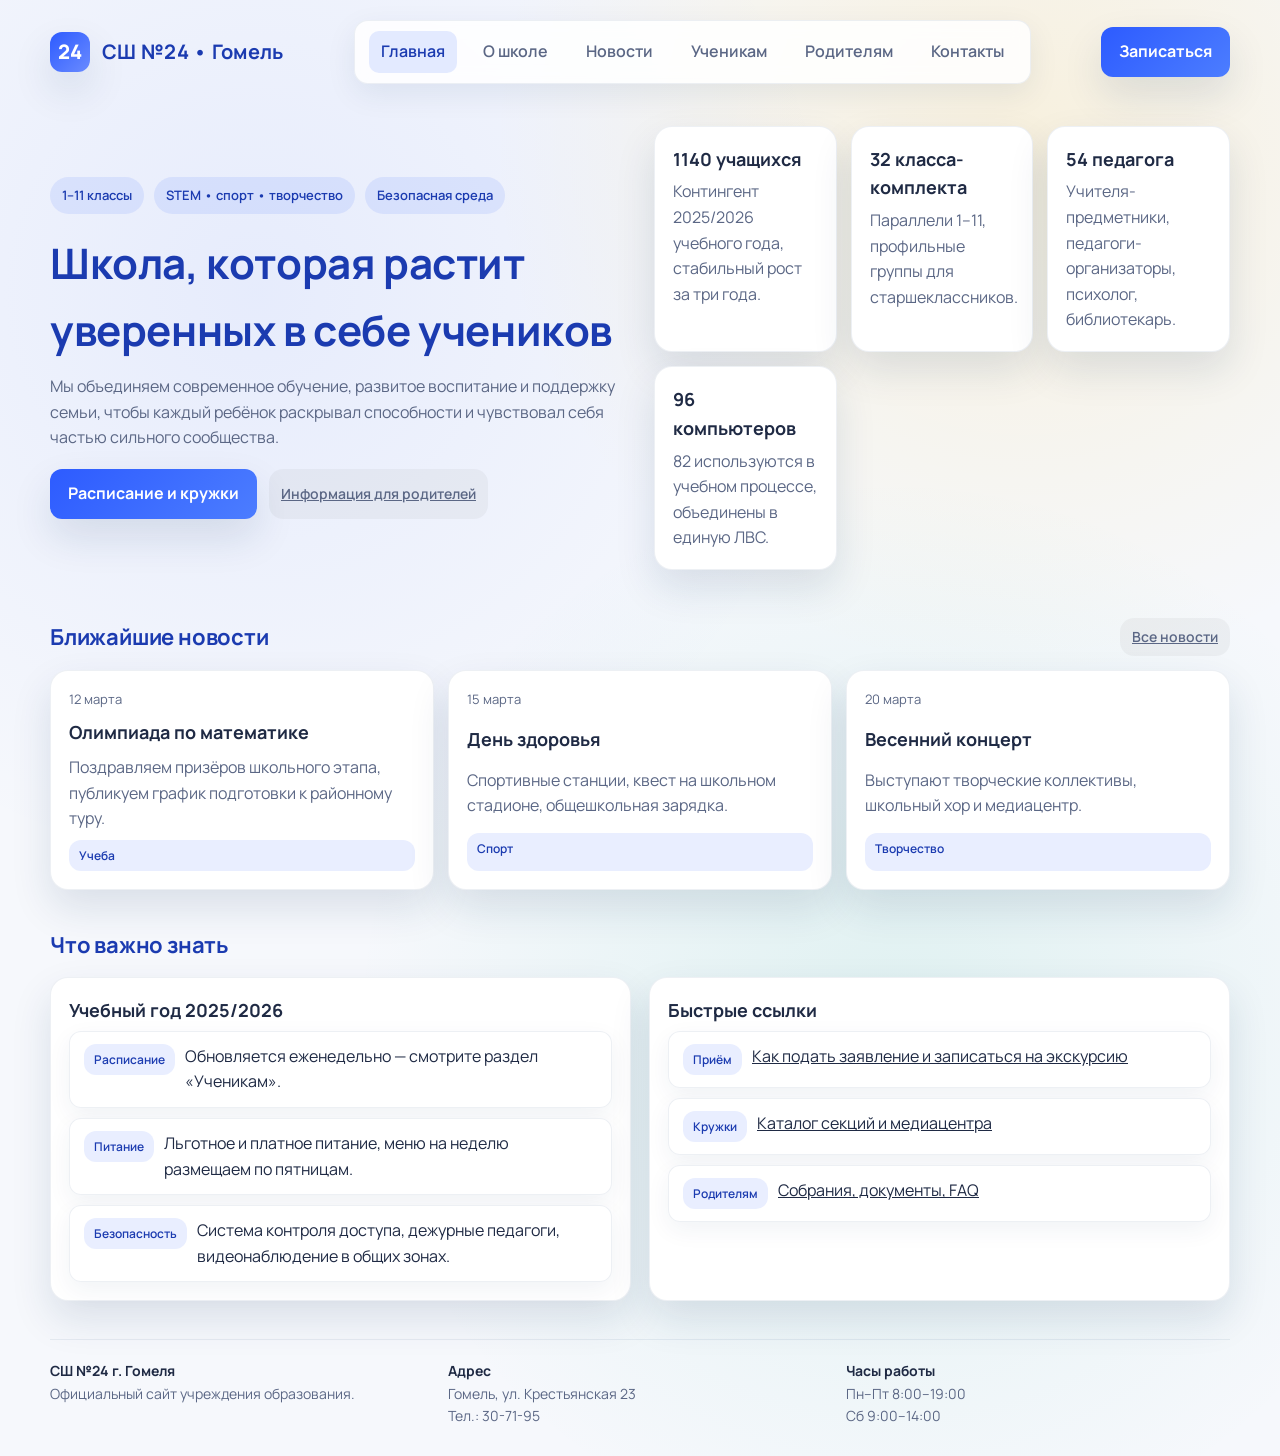
<file: index.html>
<!DOCTYPE html>
<html lang="ru">
<head>
  <meta charset="UTF-8">
  <title>СШ №24 г. Гомеля — официальный сайт</title>
  <link rel="stylesheet" href="style.css">
</head>
<body>
<div class="page">
  <div class="wrapper">
    <div class="topbar">
      <div class="brand">
        <div class="emblem">24</div>
        <span>СШ №24 • Гомель</span>
      </div>
      <nav class="nav">
        <a class="is-active" href="index.html">Главная</a>
        <a href="about.html">О школе</a>
        <a href="news.html">Новости</a>
        <a href="students.html">Ученикам</a>
        <a href="parents.html">Родителям</a>
        <a href="contacts.html">Контакты</a>
      </nav>
      <a class="cta" href="contacts.html">Записаться</a>
    </div>

    <section class="hero">
      <div class="hero-text">
        <div class="hero-badges">
          <span class="badge">1–11 классы</span>
          <span class="badge">STEM • спорт • творчество</span>
          <span class="badge">Безопасная среда</span>
        </div>
        <h1>Школа, которая растит уверенных в себе учеников</h1>
        <p>Мы объединяем современное обучение, развитое воспитание и поддержку семьи, чтобы каждый ребёнок раскрывал способности и чувствовал себя частью сильного сообщества.</p>
        <div style="display:flex;gap:12px;flex-wrap:wrap;">
          <a class="cta" href="students.html">Расписание и кружки</a>
          <a class="pill" href="parents.html">Информация для родителей</a>
        </div>
      </div>
      <div class="stat-cards">
        <div class="card">
          <h3>1140 учащихся</h3>
          <p>Контингент 2025/2026 учебного года, стабильный рост за три года.</p>
        </div>
        <div class="card">
          <h3>32 класса-комплекта</h3>
          <p>Параллели 1–11, профильные группы для старшеклассников.</p>
        </div>
        <div class="card">
          <h3>54 педагога</h3>
          <p>Учителя-предметники, педагоги-организаторы, психолог, библиотекарь.</p>
        </div>
        <div class="card">
          <h3>96 компьютеров</h3>
          <p>82 используются в учебном процессе, объединены в единую ЛВС.</p>
        </div>
      </div>
    </section>

    <section class="section">
      <div class="section-header">
        <h2 class="section-title">Ближайшие новости</h2>
        <a class="pill" href="news.html">Все новости</a>
      </div>
      <div class="grid-3">
        <div class="card news-card">
          <span class="date">12 марта</span>
          <h4>Олимпиада по математике</h4>
          <p class="muted">Поздравляем призёров школьного этапа, публикуем график подготовки к районному туру.</p>
          <span class="tag">Учеба</span>
        </div>
        <div class="card news-card">
          <span class="date">15 марта</span>
          <h4>День здоровья</h4>
          <p class="muted">Спортивные станции, квест на школьном стадионе, общешкольная зарядка.</p>
          <span class="tag">Спорт</span>
        </div>
        <div class="card news-card">
          <span class="date">20 марта</span>
          <h4>Весенний концерт</h4>
          <p class="muted">Выступают творческие коллективы, школьный хор и медиацентр.</p>
          <span class="tag">Творчество</span>
        </div>
      </div>
    </section>

    <section class="section">
      <div class="section-header">
        <h2 class="section-title">Что важно знать</h2>
      </div>
      <div class="two-col">
        <div class="card">
          <h3>Учебный год 2025/2026</h3>
          <ul class="list">
            <li><span class="tag">Расписание</span> <span>Обновляется еженедельно — смотрите раздел «Ученикам».</span></li>
            <li><span class="tag">Питание</span> <span>Льготное и платное питание, меню на неделю размещаем по пятницам.</span></li>
            <li><span class="tag">Безопасность</span> <span>Система контроля доступа, дежурные педагоги, видеонаблюдение в общих зонах.</span></li>
          </ul>
        </div>
        <div class="card">
          <h3>Быстрые ссылки</h3>
          <ul class="list">
            <li><span class="tag">Приём</span> <span><a href="contacts.html">Как подать заявление и записаться на экскурсию</a></span></li>
            <li><span class="tag">Кружки</span> <span><a href="students.html">Каталог секций и медиацентра</a></span></li>
            <li><span class="tag">Родителям</span> <span><a href="parents.html">Собрания, документы, FAQ</a></span></li>
          </ul>
        </div>
      </div>
    </section>

    <div class="footer">
      <div class="row">
        <div><strong>СШ №24 г. Гомеля</strong><br>Официальный сайт учреждения образования.</div>
        <div><strong>Адрес</strong><br>Гомель, ул. Крестьянская 23 <br>Тел.: 30-71-95</div>
        <div><strong>Часы работы</strong><br>Пн–Пт 8:00–19:00<br>Сб 9:00–14:00</div>
      </div>
    </div>
  </div>
</div>
</body>
</html>
</file>
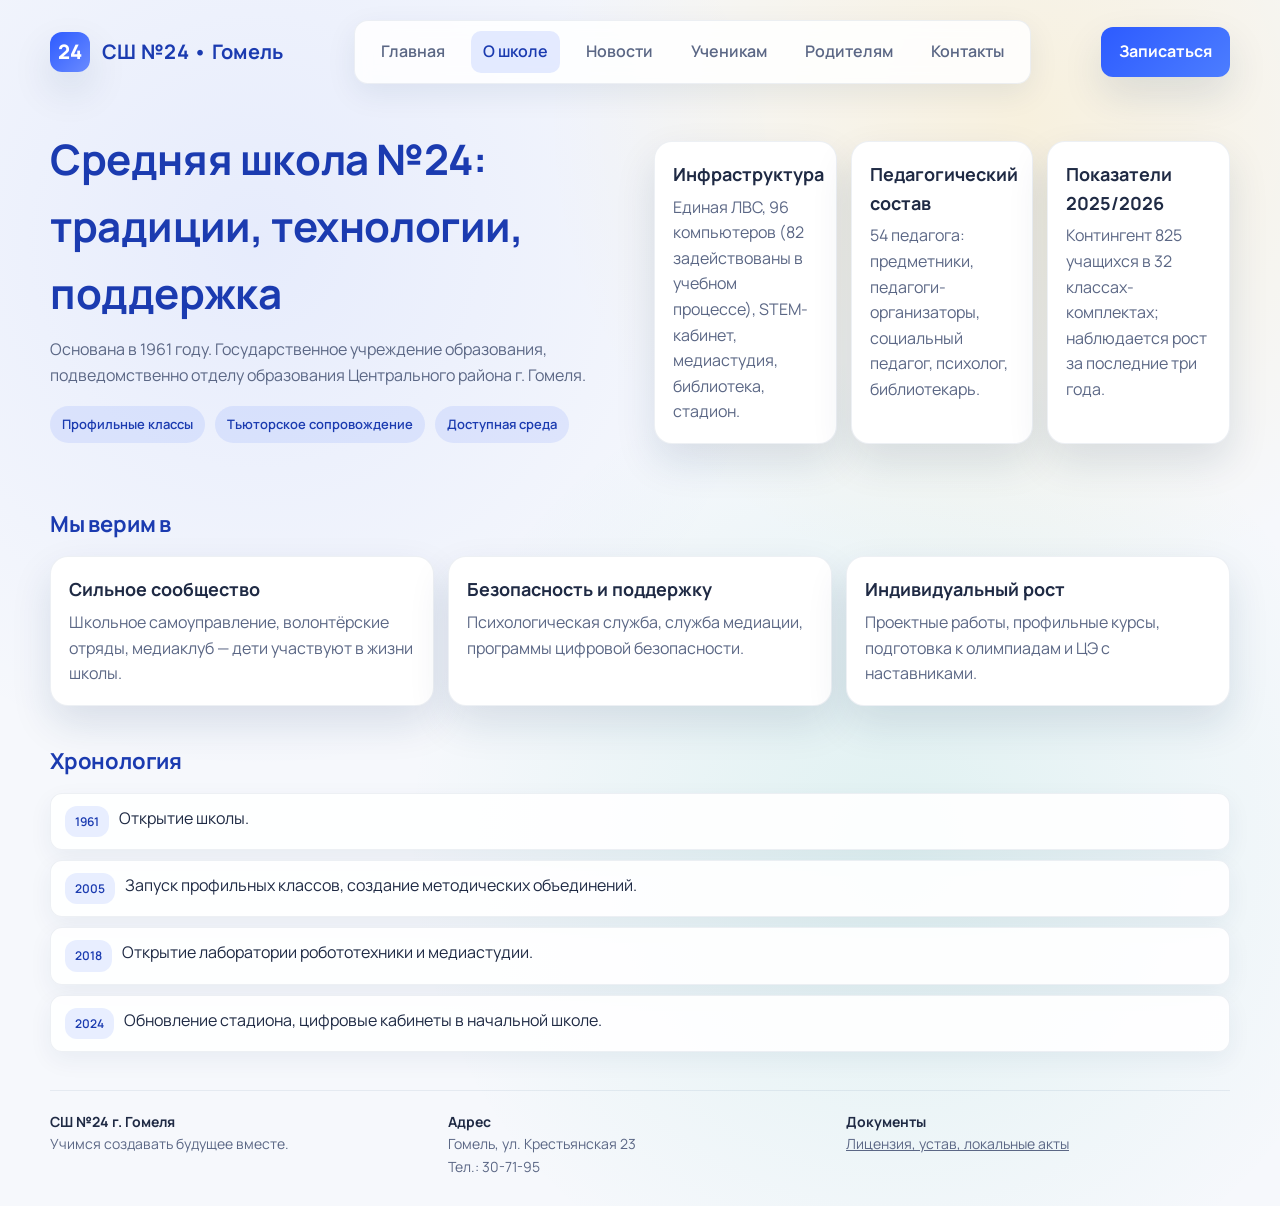
<file: about.html>
<!DOCTYPE html>
<html lang="ru">
<head>
  <meta charset="UTF-8">
  <title>О школе — СШ №24 г. Гомеля</title>
  <link rel="stylesheet" href="style.css">
</head>
<body>
<div class="page">
  <div class="wrapper">
    <div class="topbar">
      <div class="brand">
        <div class="emblem">24</div>
        <span>СШ №24 • Гомель</span>
      </div>
      <nav class="nav">
        <a href="index.html">Главная</a>
        <a class="is-active" href="about.html">О школе</a>
        <a href="news.html">Новости</a>
        <a href="students.html">Ученикам</a>
        <a href="parents.html">Родителям</a>
        <a href="contacts.html">Контакты</a>
      </nav>
      <a class="cta" href="contacts.html">Записаться</a>
    </div>

    <section class="hero">
      <div class="hero-text">
        <h1>Средняя школа №24: традиции, технологии, поддержка</h1>
        <p>Основана в 1961 году. Государственное учреждение образования, подведомственно отделу образования Центрального района г. Гомеля.</p>
        <div class="hero-badges">
          <span class="badge">Профильные классы</span>
          <span class="badge">Тьюторское сопровождение</span>
          <span class="badge">Доступная среда</span>
        </div>
      </div>
      <div class="stat-cards">
        <div class="card">
          <h3>Инфраструктура</h3>
          <p>Единая ЛВС, 96 компьютеров (82 задействованы в учебном процессе), STEM-кабинет, медиастудия, библиотека, стадион.</p>
        </div>
        <div class="card">
          <h3>Педагогический состав</h3>
          <p>54 педагога: предметники, педагоги-организаторы, социальный педагог, психолог, библиотекарь.</p>
        </div>
        <div class="card">
          <h3>Показатели 2025/2026</h3>
          <p>Контингент 825 учащихся в 32 классах-комплектах; наблюдается рост за последние три года.</p>
        </div>
      </div>
    </section>

    <section class="section">
      <div class="section-header">
        <h2 class="section-title">Мы верим в</h2>
      </div>
      <div class="grid-3">
        <div class="card">
          <h3>Сильное сообщество</h3>
          <p class="muted">Школьное самоуправление, волонтёрские отряды, медиаклуб — дети участвуют в жизни школы.</p>
        </div>
        <div class="card">
          <h3>Безопасность и поддержку</h3>
          <p class="muted">Психологическая служба, служба медиации, программы цифровой безопасности.</p>
        </div>
        <div class="card">
          <h3>Индивидуальный рост</h3>
          <p class="muted">Проектные работы, профильные курсы, подготовка к олимпиадам и ЦЭ с наставниками.</p>
        </div>
      </div>
    </section>

    <section class="section">
      <div class="section-header">
        <h2 class="section-title">Хронология</h2>
      </div>
      <ul class="list">
        <li><span class="tag">1961</span> <span>Открытие школы.</span></li>
        <li><span class="tag">2005</span> <span>Запуск профильных классов, создание методических объединений.</span></li>
        <li><span class="tag">2018</span> <span>Открытие лаборатории робототехники и медиастудии.</span></li>
        <li><span class="tag">2024</span> <span>Обновление стадиона, цифровые кабинеты в начальной школе.</span></li>
      </ul>
    </section>

    <div class="footer">
      <div class="row">
        <div><strong>СШ №24 г. Гомеля</strong><br>Учимся создавать будущее вместе.</div>
        <div><strong>Адрес</strong><br>Гомель, ул. Крестьянская 23 <br>Тел.: 30-71-95</div>
        <div><strong>Документы</strong><br><a href="parents.html">Лицензия, устав, локальные акты</a></div>
      </div>
    </div>
  </div>
</div>
</body>
</html>
</file>
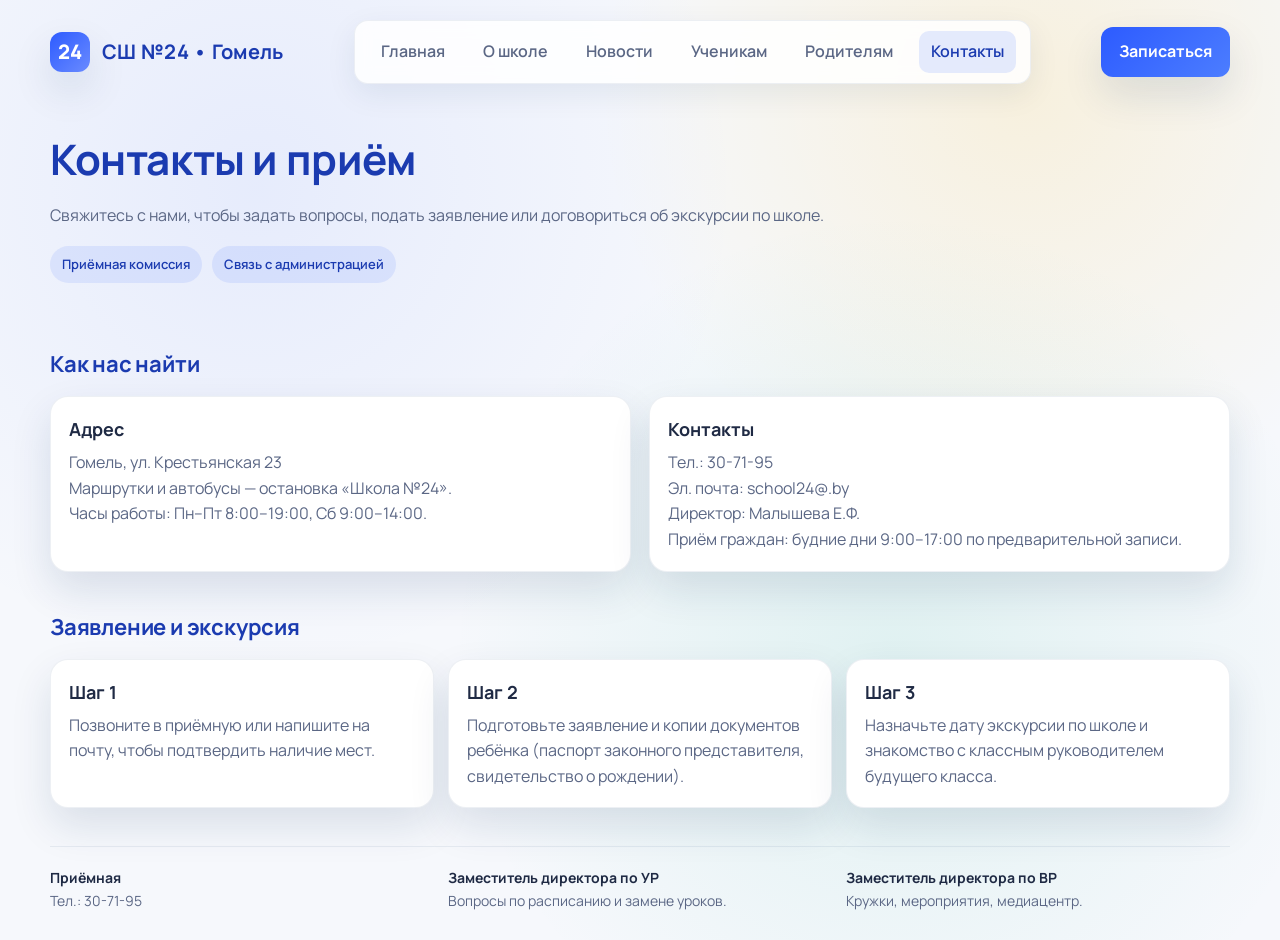
<file: contacts.html>
<!DOCTYPE html>
<html lang="ru">
<head>
  <meta charset="UTF-8">
  <title>Контакты — СШ №24 г. Гомеля</title>
  <link rel="stylesheet" href="style.css">
</head>
<body>
<div class="page">
  <div class="wrapper">
    <div class="topbar">
      <div class="brand">
        <div class="emblem">24</div>
        <span>СШ №24 • Гомель</span>
      </div>
      <nav class="nav">
        <a href="index.html">Главная</a>
        <a href="about.html">О школе</a>
        <a href="news.html">Новости</a>
        <a href="students.html">Ученикам</a>
        <a href="parents.html">Родителям</a>
        <a class="is-active" href="contacts.html">Контакты</a>
      </nav>
      <a class="cta" href="contacts.html">Записаться</a>
    </div>

    <section class="hero">
      <div class="hero-text">
        <h1>Контакты и приём</h1>
        <p>Свяжитесь с нами, чтобы задать вопросы, подать заявление или договориться об экскурсии по школе.</p>
        <div class="hero-badges">
          <span class="badge">Приёмная комиссия</span>
          <span class="badge">Связь с администрацией</span>
        </div>
      </div>
    </section>

    <section class="section">
      <div class="section-header">
        <h2 class="section-title">Как нас найти</h2>
      </div>
      <div class="two-col">
        <div class="card">
          <h3>Адрес</h3>
          <p class="muted">Гомель, ул. Крестьянская 23<br>Маршрутки и автобусы — остановка «Школа №24».</p>
          <p class="muted">Часы работы: Пн–Пт 8:00–19:00, Сб 9:00–14:00.</p>
        </div>
        <div class="card">
          <h3>Контакты</h3>
          <p class="muted">Тел.: 30-71-95<br>Эл. почта: school24@.by</p>
          <p class="muted">Директор: Малышева Е.Ф.<br>Приём граждан: будние дни 9:00–17:00 по предварительной записи.</p>
        </div>
      </div>
    </section>

    <section class="section">
      <div class="section-header">
        <h2 class="section-title">Заявление и экскурсия</h2>
      </div>
      <div class="grid-3">
        <div class="card">
          <h3>Шаг 1</h3>
          <p class="muted">Позвоните в приёмную или напишите на почту, чтобы подтвердить наличие мест.</p>
        </div>
        <div class="card">
          <h3>Шаг 2</h3>
          <p class="muted">Подготовьте заявление и копии документов ребёнка (паспорт законного представителя, свидетельство о рождении).</p>
        </div>
        <div class="card">
          <h3>Шаг 3</h3>
          <p class="muted">Назначьте дату экскурсии по школе и знакомство с классным руководителем будущего класса.</p>
        </div>
      </div>
    </section>

    <div class="footer">
      <div class="row">
        <div><strong>Приёмная</strong><br>Тел.: 30-71-95</div>
        <div><strong>Заместитель директора по УР</strong><br>Вопросы по расписанию и замене уроков.</div>
        <div><strong>Заместитель директора по ВР</strong><br>Кружки, мероприятия, медиацентр.</div>
      </div>
    </div>
  </div>
</div>
</body>
</html>
</file>
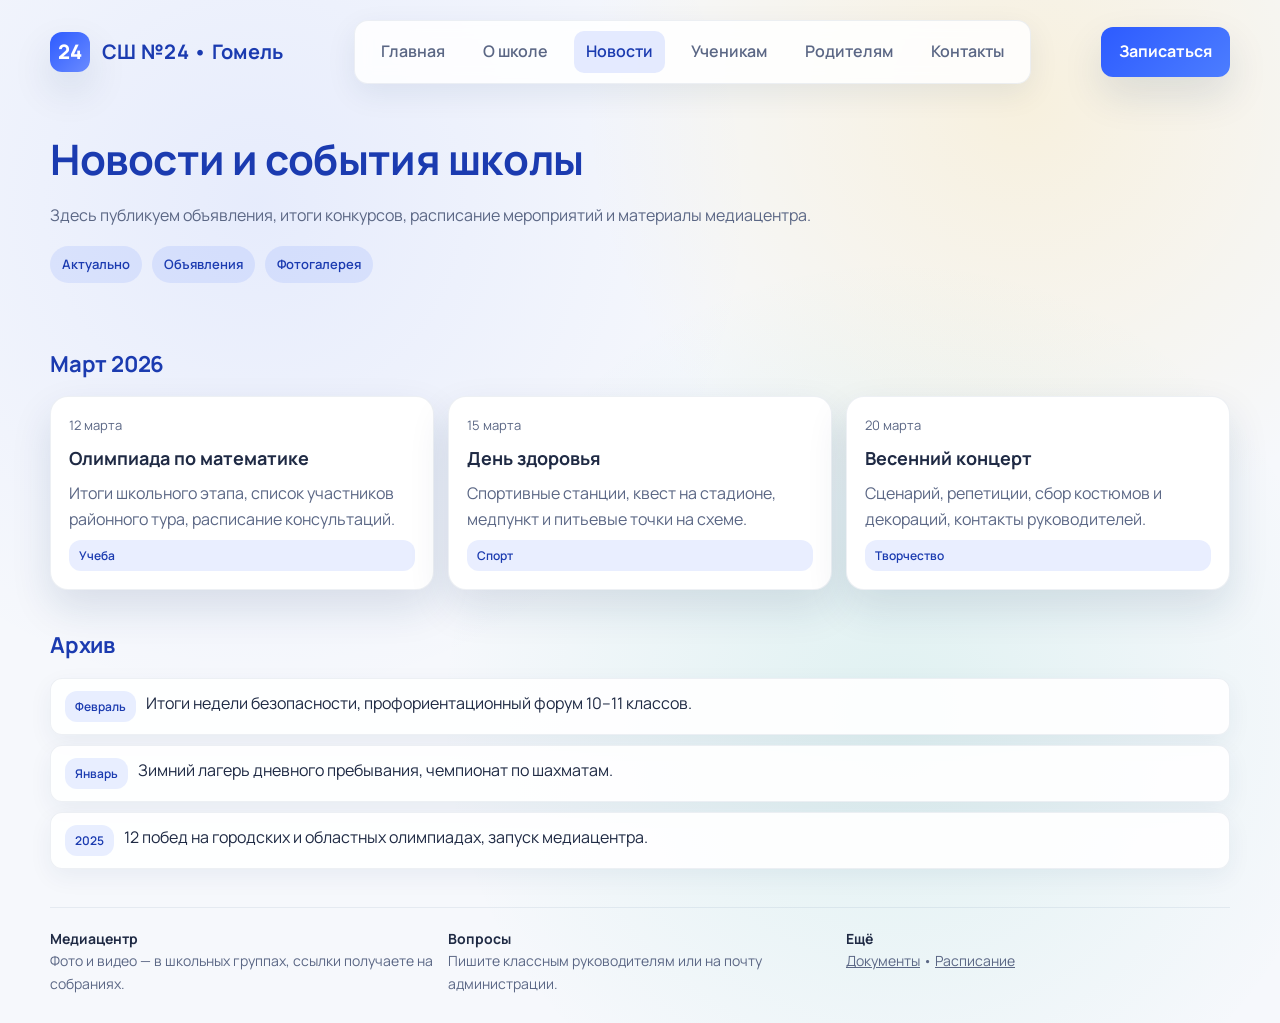
<file: news.html>
<!DOCTYPE html>
<html lang="ru">
<head>
  <meta charset="UTF-8">
  <title>Новости — СШ №24 г. Гомеля</title>
  <link rel="stylesheet" href="style.css">
</head>
<body>
<div class="page">
  <div class="wrapper">
    <div class="topbar">
      <div class="brand">
        <div class="emblem">24</div>
        <span>СШ №24 • Гомель</span>
      </div>
      <nav class="nav">
        <a href="index.html">Главная</a>
        <a href="about.html">О школе</a>
        <a class="is-active" href="news.html">Новости</a>
        <a href="students.html">Ученикам</a>
        <a href="parents.html">Родителям</a>
        <a href="contacts.html">Контакты</a>
      </nav>
      <a class="cta" href="contacts.html">Записаться</a>
    </div>

    <section class="hero">
      <div class="hero-text">
        <h1>Новости и события школы</h1>
        <p>Здесь публикуем объявления, итоги конкурсов, расписание мероприятий и материалы медиацентра.</p>
        <div class="hero-badges">
          <span class="badge">Актуально</span>
          <span class="badge">Объявления</span>
          <span class="badge">Фотогалерея</span>
        </div>
      </div>
    </section>

    <section class="section">
      <div class="section-header">
        <h2 class="section-title">Март 2026</h2>
      </div>
      <div class="grid-3">
        <div class="card news-card">
          <span class="date">12 марта</span>
          <h4>Олимпиада по математике</h4>
          <p class="muted">Итоги школьного этапа, список участников районного тура, расписание консультаций.</p>
          <span class="tag">Учеба</span>
        </div>
        <div class="card news-card">
          <span class="date">15 марта</span>
          <h4>День здоровья</h4>
          <p class="muted">Спортивные станции, квест на стадионе, медпункт и питьевые точки на схеме.</p>
          <span class="tag">Спорт</span>
        </div>
        <div class="card news-card">
          <span class="date">20 марта</span>
          <h4>Весенний концерт</h4>
          <p class="muted">Сценарий, репетиции, сбор костюмов и декораций, контакты руководителей.</p>
          <span class="tag">Творчество</span>
        </div>
      </div>
    </section>

    <section class="section">
      <div class="section-header">
        <h2 class="section-title">Архив</h2>
      </div>
      <ul class="list">
        <li><span class="tag">Февраль</span> <span>Итоги недели безопасности, профориентационный форум 10–11 классов.</span></li>
        <li><span class="tag">Январь</span> <span>Зимний лагерь дневного пребывания, чемпионат по шахматам.</span></li>
        <li><span class="tag">2025</span> <span>12 побед на городских и областных олимпиадах, запуск медиацентра.</span></li>
      </ul>
    </section>

    <div class="footer">
      <div class="row">
        <div><strong>Медиацентр</strong><br>Фото и видео — в школьных группах, ссылки получаете на собраниях.</div>
        <div><strong>Вопросы</strong><br>Пишите классным руководителям или на почту администрации.</div>
        <div><strong>Ещё</strong><br><a href="parents.html">Документы</a> • <a href="students.html">Расписание</a></div>
      </div>
    </div>
  </div>
</div>
</body>
</html>
</file>
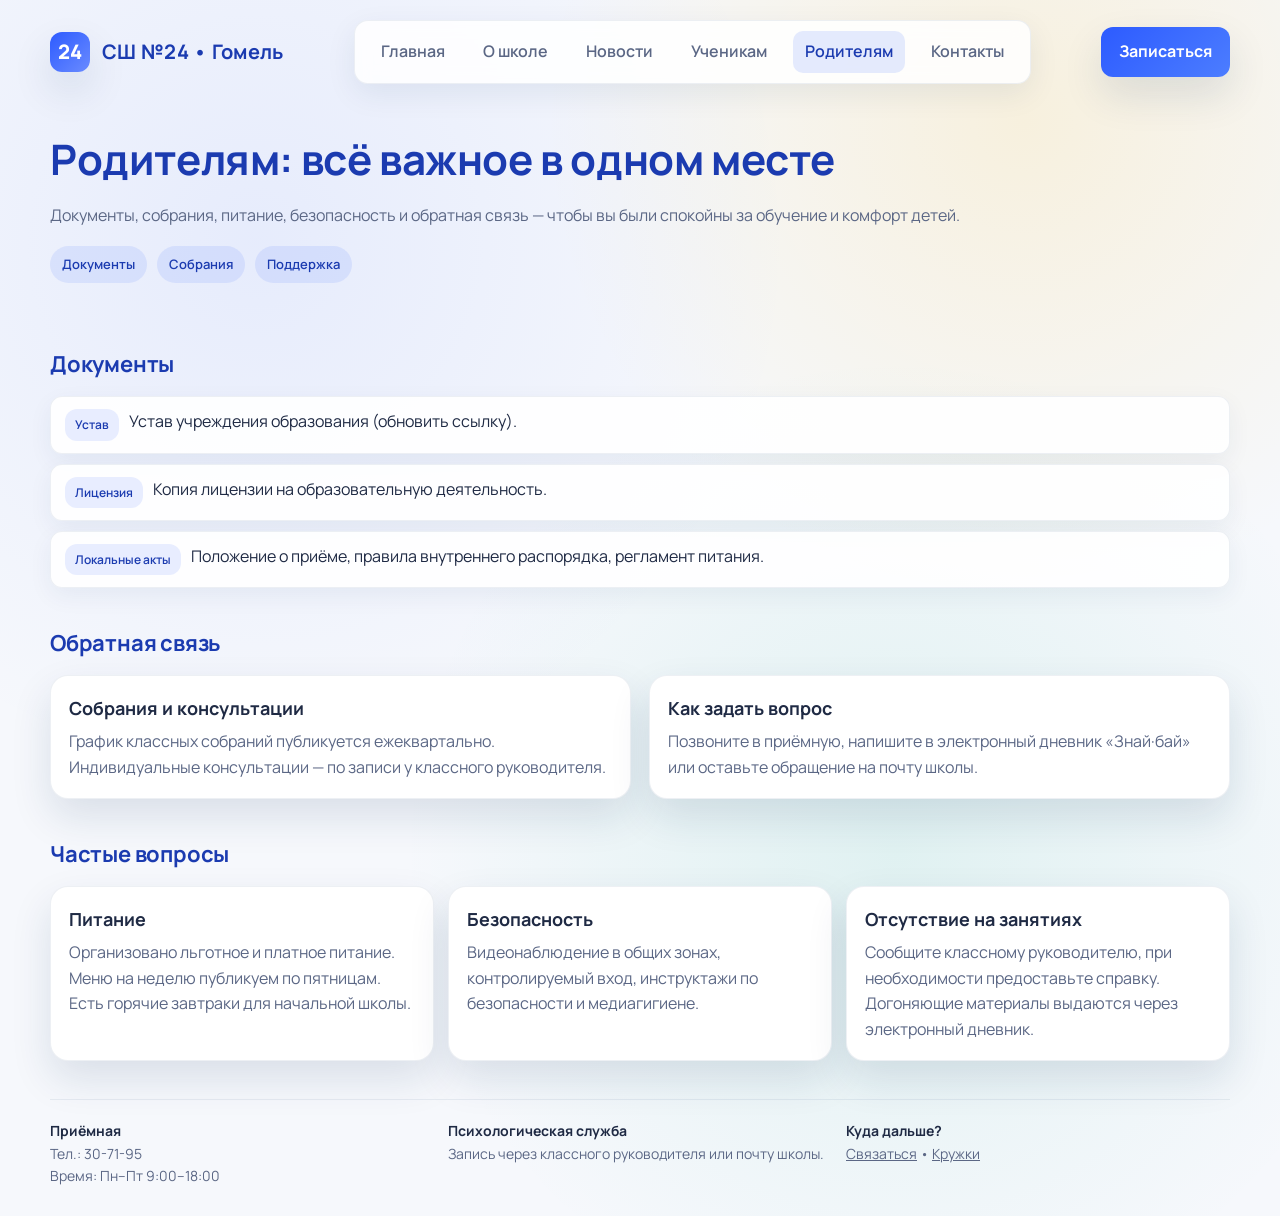
<file: parents.html>
<!DOCTYPE html>
<html lang="ru">
<head>
  <meta charset="UTF-8">
  <title>Родителям — СШ №24 г. Гомеля</title>
  <link rel="stylesheet" href="style.css">
</head>
<body>
<div class="page">
  <div class="wrapper">
    <div class="topbar">
      <div class="brand">
        <div class="emblem">24</div>
        <span>СШ №24 • Гомель</span>
      </div>
      <nav class="nav">
        <a href="index.html">Главная</a>
        <a href="about.html">О школе</a>
        <a href="news.html">Новости</a>
        <a href="students.html">Ученикам</a>
        <a class="is-active" href="parents.html">Родителям</a>
        <a href="contacts.html">Контакты</a>
      </nav>
      <a class="cta" href="contacts.html">Записаться</a>
    </div>

    <section class="hero">
      <div class="hero-text">
        <h1>Родителям: всё важное в одном месте</h1>
        <p>Документы, собрания, питание, безопасность и обратная связь — чтобы вы были спокойны за обучение и комфорт детей.</p>
        <div class="hero-badges">
          <span class="badge">Документы</span>
          <span class="badge">Собрания</span>
          <span class="badge">Поддержка</span>
        </div>
      </div>
    </section>

    <section class="section">
      <div class="section-header">
        <h2 class="section-title">Документы</h2>
      </div>
      <ul class="list">
        <li><span class="tag">Устав</span> <span>Устав учреждения образования (обновить ссылку).</span></li>
        <li><span class="tag">Лицензия</span> <span>Копия лицензии на образовательную деятельность.</span></li>
        <li><span class="tag">Локальные акты</span> <span>Положение о приёме, правила внутреннего распорядка, регламент питания.</span></li>
      </ul>
    </section>

    <section class="section">
      <div class="section-header">
        <h2 class="section-title">Обратная связь</h2>
      </div>
      <div class="two-col">
        <div class="card">
          <h3>Собрания и консультации</h3>
          <p class="muted">График классных собраний публикуется ежеквартально. Индивидуальные консультации — по записи у классного руководителя.</p>
        </div>
        <div class="card">
          <h3>Как задать вопрос</h3>
          <p class="muted">Позвоните в приёмную, напишите в электронный дневник «Знай·бай» или оставьте обращение на почту школы.</p>
        </div>
      </div>
    </section>

    <section class="section">
      <div class="section-header">
        <h2 class="section-title">Частые вопросы</h2>
      </div>
      <div class="grid-3">
        <div class="card">
          <h3>Питание</h3>
          <p class="muted">Организовано льготное и платное питание. Меню на неделю публикуем по пятницам. Есть горячие завтраки для начальной школы.</p>
        </div>
        <div class="card">
          <h3>Безопасность</h3>
          <p class="muted">Видеонаблюдение в общих зонах, контролируемый вход, инструктажи по безопасности и медиагигиене.</p>
        </div>
        <div class="card">
          <h3>Отсутствие на занятиях</h3>
          <p class="muted">Сообщите классному руководителю, при необходимости предоставьте справку. Догоняющие материалы выдаются через электронный дневник.</p>
        </div>
      </div>
    </section>

    <div class="footer">
      <div class="row">
        <div><strong>Приёмная</strong><br>Тел.: 30-71-95<br>Время: Пн–Пт 9:00–18:00</div>
        <div><strong>Психологическая служба</strong><br>Запись через классного руководителя или почту школы.</div>
        <div><strong>Куда дальше?</strong><br><a href="contacts.html">Связаться</a> • <a href="students.html">Кружки</a></div>
      </div>
    </div>
  </div>
</div>
</body>
</html>
</file>
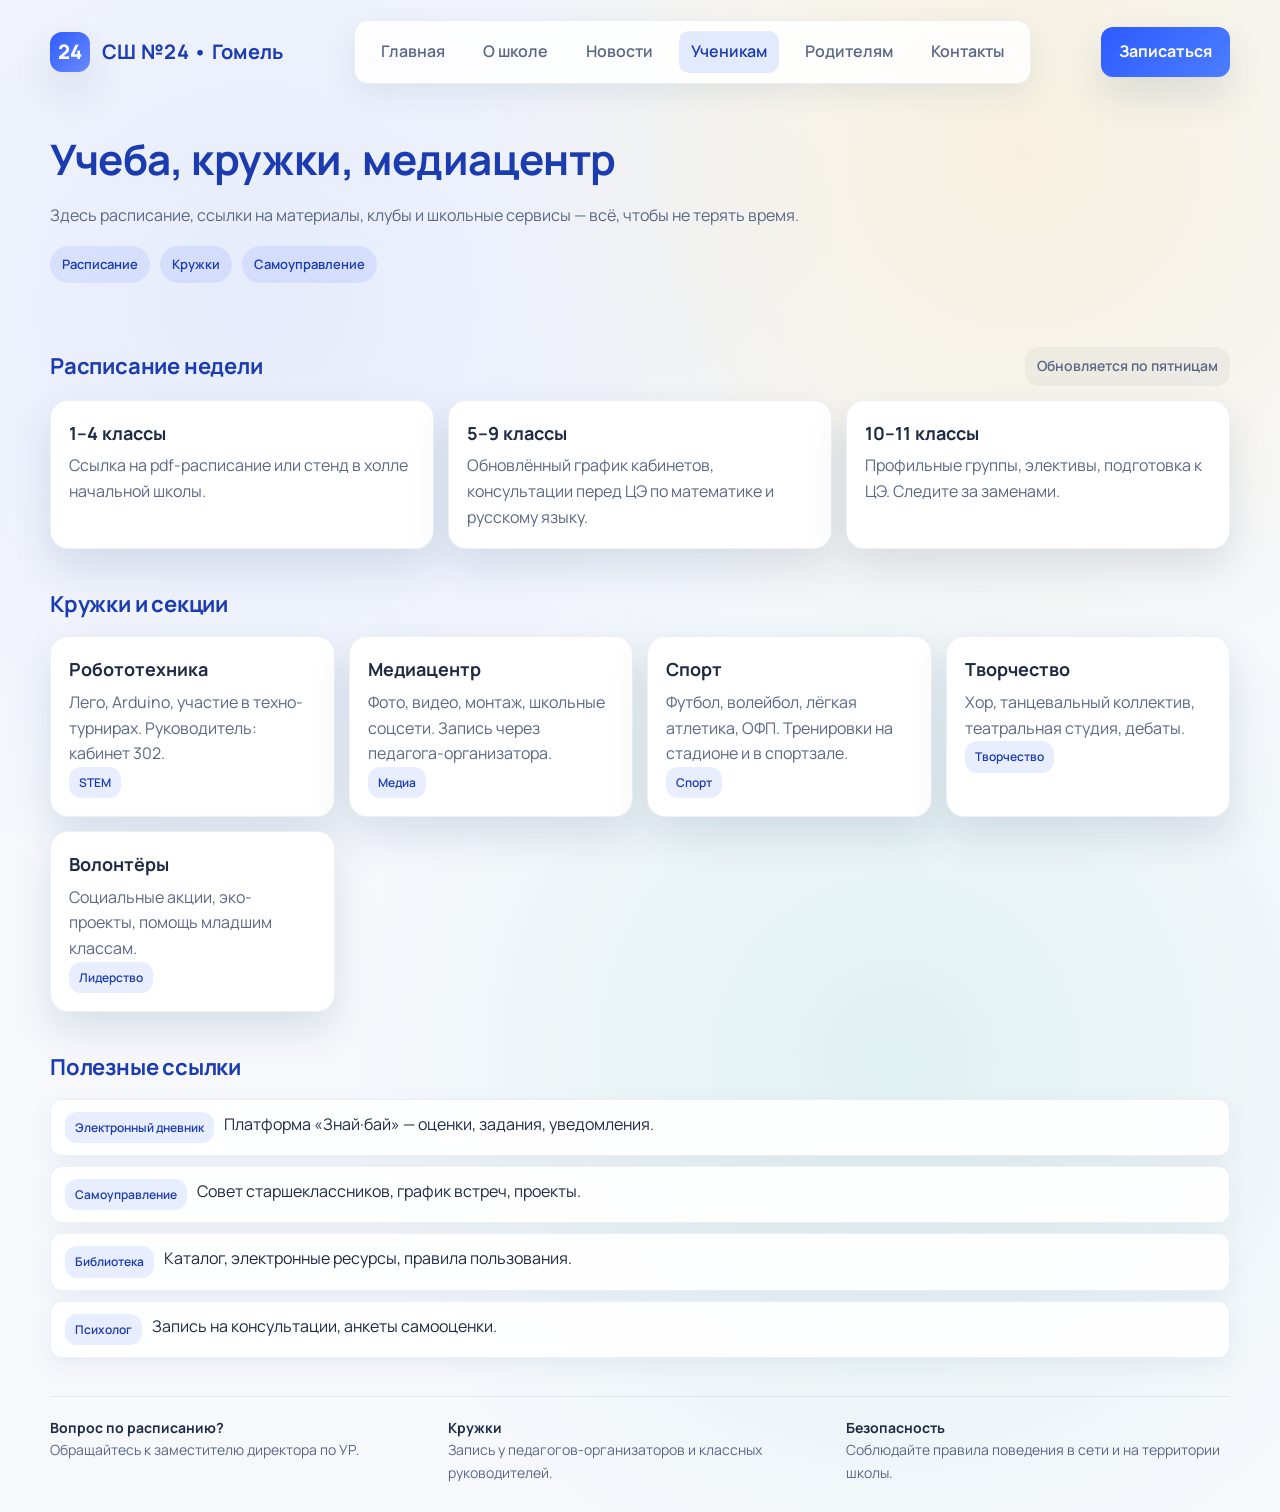
<file: students.html>
<!DOCTYPE html>
<html lang="ru">
<head>
  <meta charset="UTF-8">
  <title>Ученикам — СШ №24 г. Гомеля</title>
  <link rel="stylesheet" href="style.css">
</head>
<body>
<div class="page">
  <div class="wrapper">
    <div class="topbar">
      <div class="brand">
        <div class="emblem">24</div>
        <span>СШ №24 • Гомель</span>
      </div>
      <nav class="nav">
        <a href="index.html">Главная</a>
        <a href="about.html">О школе</a>
        <a href="news.html">Новости</a>
        <a class="is-active" href="students.html">Ученикам</a>
        <a href="parents.html">Родителям</a>
        <a href="contacts.html">Контакты</a>
      </nav>
      <a class="cta" href="contacts.html">Записаться</a>
    </div>

    <section class="hero">
      <div class="hero-text">
        <h1>Учеба, кружки, медиацентр</h1>
        <p>Здесь расписание, ссылки на материалы, клубы и школьные сервисы — всё, чтобы не терять время.</p>
        <div class="hero-badges">
          <span class="badge">Расписание</span>
          <span class="badge">Кружки</span>
          <span class="badge">Самоуправление</span>
        </div>
      </div>
    </section>

    <section class="section">
      <div class="section-header">
        <h2 class="section-title">Расписание недели</h2>
        <span class="pill">Обновляется по пятницам</span>
      </div>
      <div class="grid-3">
        <div class="card">
          <h3>1–4 классы</h3>
          <p class="muted">Ссылка на pdf-расписание или стенд в холле начальной школы.</p>
        </div>
        <div class="card">
          <h3>5–9 классы</h3>
          <p class="muted">Обновлённый график кабинетов, консультации перед ЦЭ по математике и русскому языку.</p>
        </div>
        <div class="card">
          <h3>10–11 классы</h3>
          <p class="muted">Профильные группы, элективы, подготовка к ЦЭ. Следите за заменами.</p>
        </div>
      </div>
    </section>

    <section class="section">
      <div class="section-header">
        <h2 class="section-title">Кружки и секции</h2>
      </div>
      <div class="grid-3">
        <div class="card">
          <h3>Робототехника</h3>
          <p class="muted">Лего, Arduino, участие в техно-турнирах. Руководитель: кабинет 302.</p>
          <span class="tag">STEM</span>
        </div>
        <div class="card">
          <h3>Медиацентр</h3>
          <p class="muted">Фото, видео, монтаж, школьные соцсети. Запись через педагога-организатора.</p>
          <span class="tag">Медиа</span>
        </div>
        <div class="card">
          <h3>Спорт</h3>
          <p class="muted">Футбол, волейбол, лёгкая атлетика, ОФП. Тренировки на стадионе и в спортзале.</p>
          <span class="tag">Спорт</span>
        </div>
        <div class="card">
          <h3>Творчество</h3>
          <p class="muted">Хор, танцевальный коллектив, театральная студия, дебаты.</p>
          <span class="tag">Творчество</span>
        </div>
        <div class="card">
          <h3>Волонтёры</h3>
          <p class="muted">Социальные акции, эко-проекты, помощь младшим классам.</p>
          <span class="tag">Лидерство</span>
        </div>
      </div>
    </section>

    <section class="section">
      <div class="section-header">
        <h2 class="section-title">Полезные ссылки</h2>
      </div>
      <ul class="list">
        <li><span class="tag">Электронный дневник</span> <span>Платформа «Знай·бай» — оценки, задания, уведомления.</span></li>
        <li><span class="tag">Самоуправление</span> <span>Совет старшеклассников, график встреч, проекты.</span></li>
        <li><span class="tag">Библиотека</span> <span>Каталог, электронные ресурсы, правила пользования.</span></li>
        <li><span class="tag">Психолог</span> <span>Запись на консультации, анкеты самооценки.</span></li>
      </ul>
    </section>

    <div class="footer">
      <div class="row">
        <div><strong>Вопрос по расписанию?</strong><br>Обращайтесь к заместителю директора по УР.</div>
        <div><strong>Кружки</strong><br>Запись у педагогов-организаторов и классных руководителей.</div>
        <div><strong>Безопасность</strong><br>Соблюдайте правила поведения в сети и на территории школы.</div>
      </div>
    </div>
  </div>
</div>
</body>
</html>
</file>
<file: style.css>
@import url('https://fonts.googleapis.com/css2?family=Manrope:wght@400;500;600;700&display=swap');

* {
  box-sizing: border-box;
}

:root {
  --primary: #2d5bff;
  --primary-dark: #1b3bb0;
  --accent: #ffb703;
  --text: #1f2a44;
  --muted: #5b6785;
  --card: #ffffff;
  --bg: #f6f8fc;
  --shadow: 0 18px 40px rgba(18, 46, 94, 0.12);
  --radius: 18px;
}

body {
  margin: 0;
  font-family: 'Manrope', 'Segoe UI', sans-serif;
  background: radial-gradient(circle at 20% 20%, rgba(45, 91, 255, 0.08), transparent 38%),
              radial-gradient(circle at 80% 10%, rgba(255, 183, 3, 0.12), transparent 32%),
              radial-gradient(circle at 70% 70%, rgba(28, 180, 146, 0.1), transparent 40%),
              var(--bg);
  color: var(--text);
  line-height: 1.6;
  min-height: 100vh;
}

a {
  color: inherit;
}

.page {
  position: relative;
  overflow: hidden;
}

.wrapper {
  width: min(1180px, 94vw);
  margin: 0 auto;
}

.topbar {
  display: flex;
  align-items: center;
  justify-content: space-between;
  padding: 20px 0 10px;
}

.brand {
  display: flex;
  align-items: center;
  gap: 12px;
  font-weight: 700;
  font-size: 20px;
  letter-spacing: 0.3px;
  color: var(--primary-dark);
}

.brand .emblem {
  width: 40px;
  height: 40px;
  border-radius: 12px;
  background: linear-gradient(135deg, var(--primary), #6a8bff);
  display: grid;
  place-items: center;
  color: #fff;
  font-weight: 800;
  box-shadow: var(--shadow);
}

.nav {
  display: flex;
  align-items: center;
  gap: 14px;
  background: rgba(255, 255, 255, 0.85);
  border: 1px solid rgba(33, 62, 119, 0.08);
  padding: 10px 14px;
  border-radius: 14px;
  backdrop-filter: blur(8px);
  box-shadow: 0 10px 30px rgba(18, 46, 94, 0.08);
}

.nav a {
  text-decoration: none;
  color: var(--muted);
  font-weight: 600;
  padding: 8px 12px;
  border-radius: 10px;
  transition: all 0.18s ease;
}

.nav a:hover,
.nav a.is-active {
  color: var(--primary-dark);
  background: rgba(45, 91, 255, 0.12);
}

.cta {
  display: inline-flex;
  align-items: center;
  gap: 8px;
  padding: 12px 18px;
  border-radius: 12px;
  background: linear-gradient(135deg, var(--primary), #4c7dff);
  color: #fff;
  font-weight: 700;
  text-decoration: none;
  box-shadow: var(--shadow);
  transition: transform 0.12s ease, box-shadow 0.12s ease;
}

.cta:hover {
  transform: translateY(-1px);
  box-shadow: 0 20px 45px rgba(18, 46, 94, 0.18);
}

.hero {
  display: grid;
  grid-template-columns: repeat(auto-fit, minmax(280px, 1fr));
  gap: 28px;
  padding: 32px 0 10px;
  align-items: center;
}

.hero-text h1 {
  margin: 0 0 10px;
  font-size: clamp(28px, 4vw, 42px);
  color: var(--primary-dark);
  letter-spacing: -0.4px;
}

.hero-text p {
  margin: 0 0 18px;
  color: var(--muted);
  font-size: 16px;
}

.hero-badges {
  display: flex;
  gap: 10px;
  flex-wrap: wrap;
  margin-bottom: 16px;
}

.badge {
  padding: 8px 12px;
  border-radius: 30px;
  background: rgba(45, 91, 255, 0.1);
  color: var(--primary-dark);
  font-weight: 600;
  font-size: 13px;
}

.stat-cards {
  display: grid;
  grid-template-columns: repeat(auto-fit, minmax(180px, 1fr));
  gap: 14px;
}

.card {
  background: var(--card);
  border-radius: var(--radius);
  padding: 18px;
  box-shadow: var(--shadow);
  border: 1px solid rgba(33, 62, 119, 0.08);
}

.card h3 {
  margin: 0 0 6px;
  font-size: 18px;
}

.card p {
  margin: 0;
  color: var(--muted);
}

.pill {
  display: inline-flex;
  align-items: center;
  gap: 8px;
  padding: 8px 12px;
  border-radius: 14px;
  background: rgba(0, 0, 0, 0.04);
  color: var(--muted);
  font-weight: 600;
  font-size: 14px;
}

.section {
  margin: 38px 0;
}

.section-header {
  display: flex;
  align-items: center;
  justify-content: space-between;
  gap: 12px;
  margin-bottom: 14px;
}

.section-title {
  margin: 0;
  font-size: 22px;
  color: var(--primary-dark);
  letter-spacing: -0.2px;
}

.muted {
  color: var(--muted);
}

.grid-3 {
  display: grid;
  grid-template-columns: repeat(auto-fit, minmax(260px, 1fr));
  gap: 14px;
}

.list {
  padding: 0;
  margin: 0;
  list-style: none;
  display: grid;
  gap: 10px;
}

.list li {
  display: flex;
  align-items: flex-start;
  gap: 10px;
  padding: 12px 14px;
  background: rgba(255, 255, 255, 0.9);
  border: 1px solid rgba(33, 62, 119, 0.08);
  border-radius: 12px;
  box-shadow: 0 8px 24px rgba(18, 46, 94, 0.06);
}

.tag {
  display: inline-block;
  padding: 6px 10px;
  border-radius: 12px;
  background: rgba(45, 91, 255, 0.1);
  color: var(--primary-dark);
  font-weight: 600;
  font-size: 12px;
}

.news-card {
  display: grid;
  gap: 8px;
}

.news-card .date {
  font-size: 13px;
  color: var(--muted);
}

.news-card h4 {
  margin: 0;
  font-size: 18px;
  color: var(--text);
}

.two-col {
  display: grid;
  grid-template-columns: repeat(auto-fit, minmax(260px, 1fr));
  gap: 18px;
}

.footer {
  margin-top: 32px;
  padding: 20px 0 28px;
  border-top: 1px solid rgba(33, 62, 119, 0.08);
  color: var(--muted);
  font-size: 14px;
}

.footer .row {
  display: grid;
  grid-template-columns: repeat(auto-fit, minmax(240px, 1fr));
  gap: 14px;
}

.footer strong {
  color: var(--text);
}

@media (max-width: 640px) {
  .nav {
    flex-wrap: wrap;
    justify-content: center;
  }
  .topbar {
    flex-direction: column;
    align-items: flex-start;
    gap: 10px;
  }
  .cta {
    width: 100%;
    justify-content: center;
  }
}
</file>
